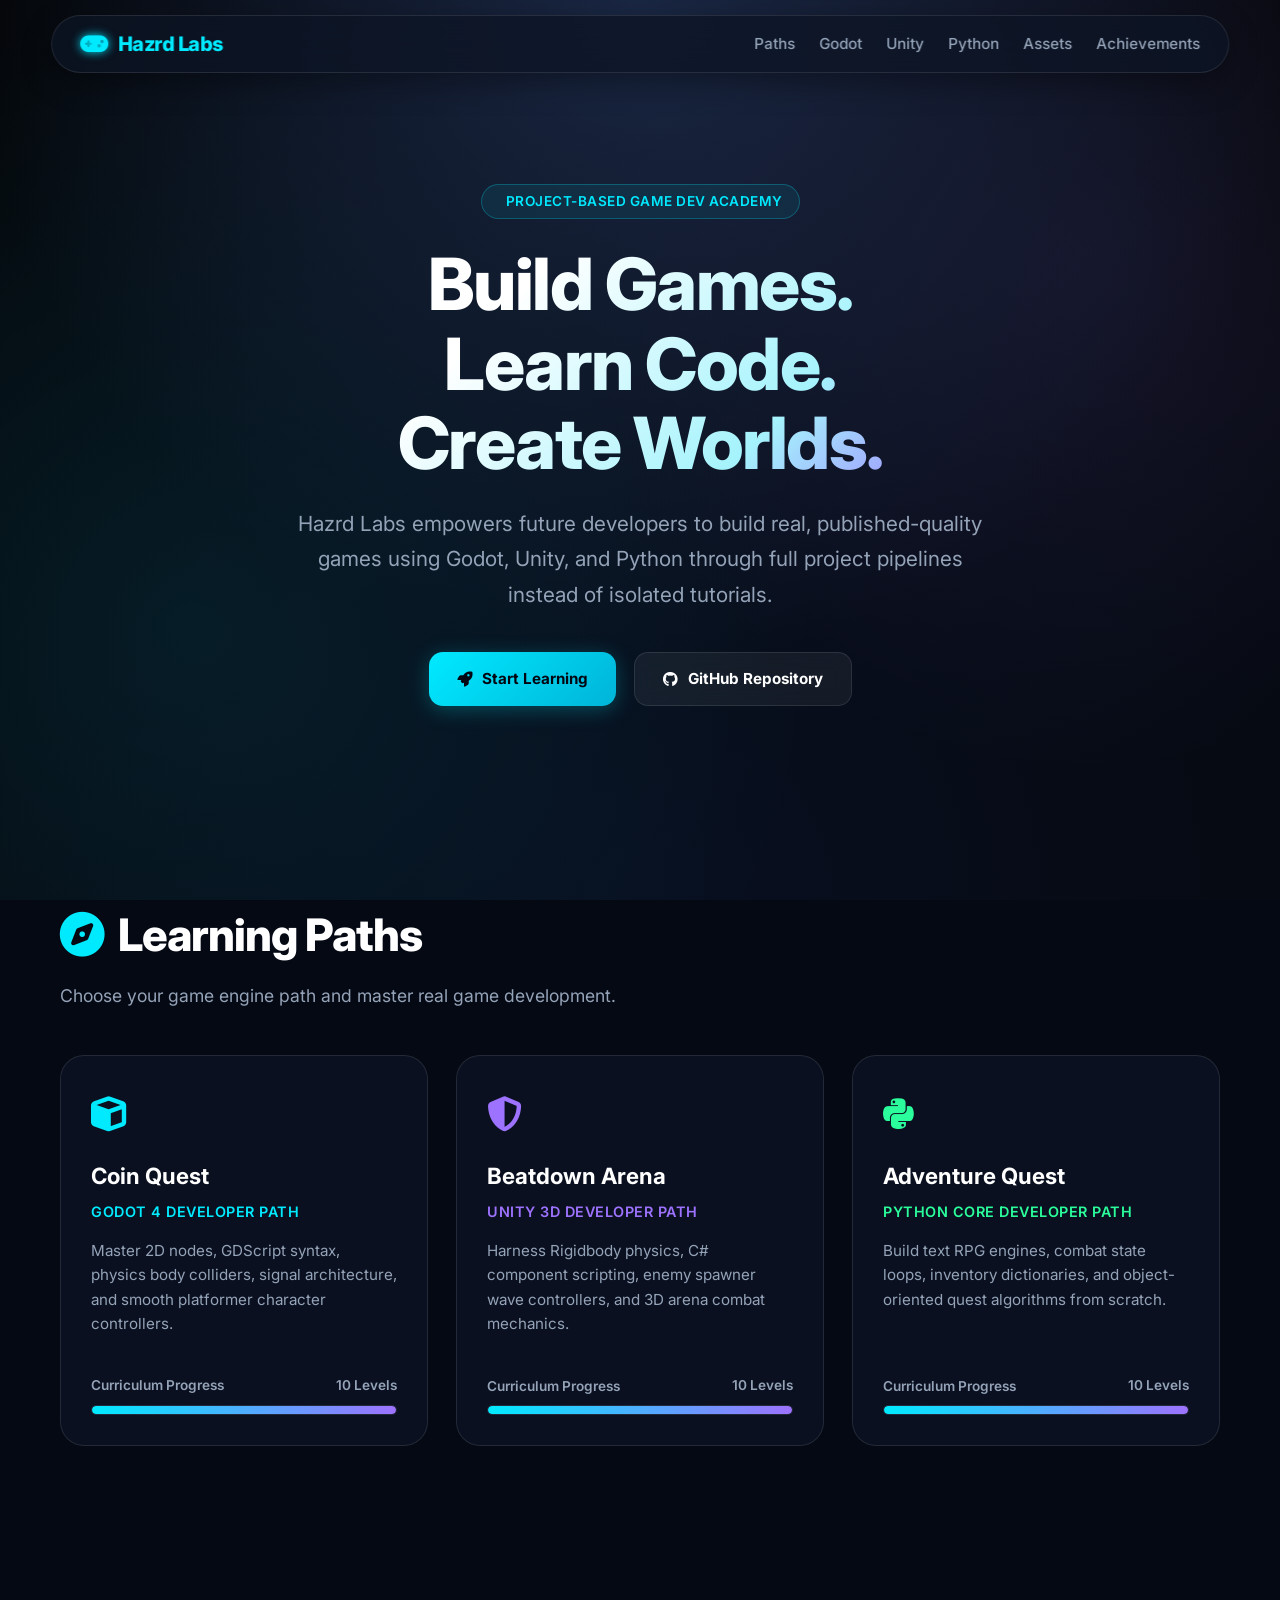
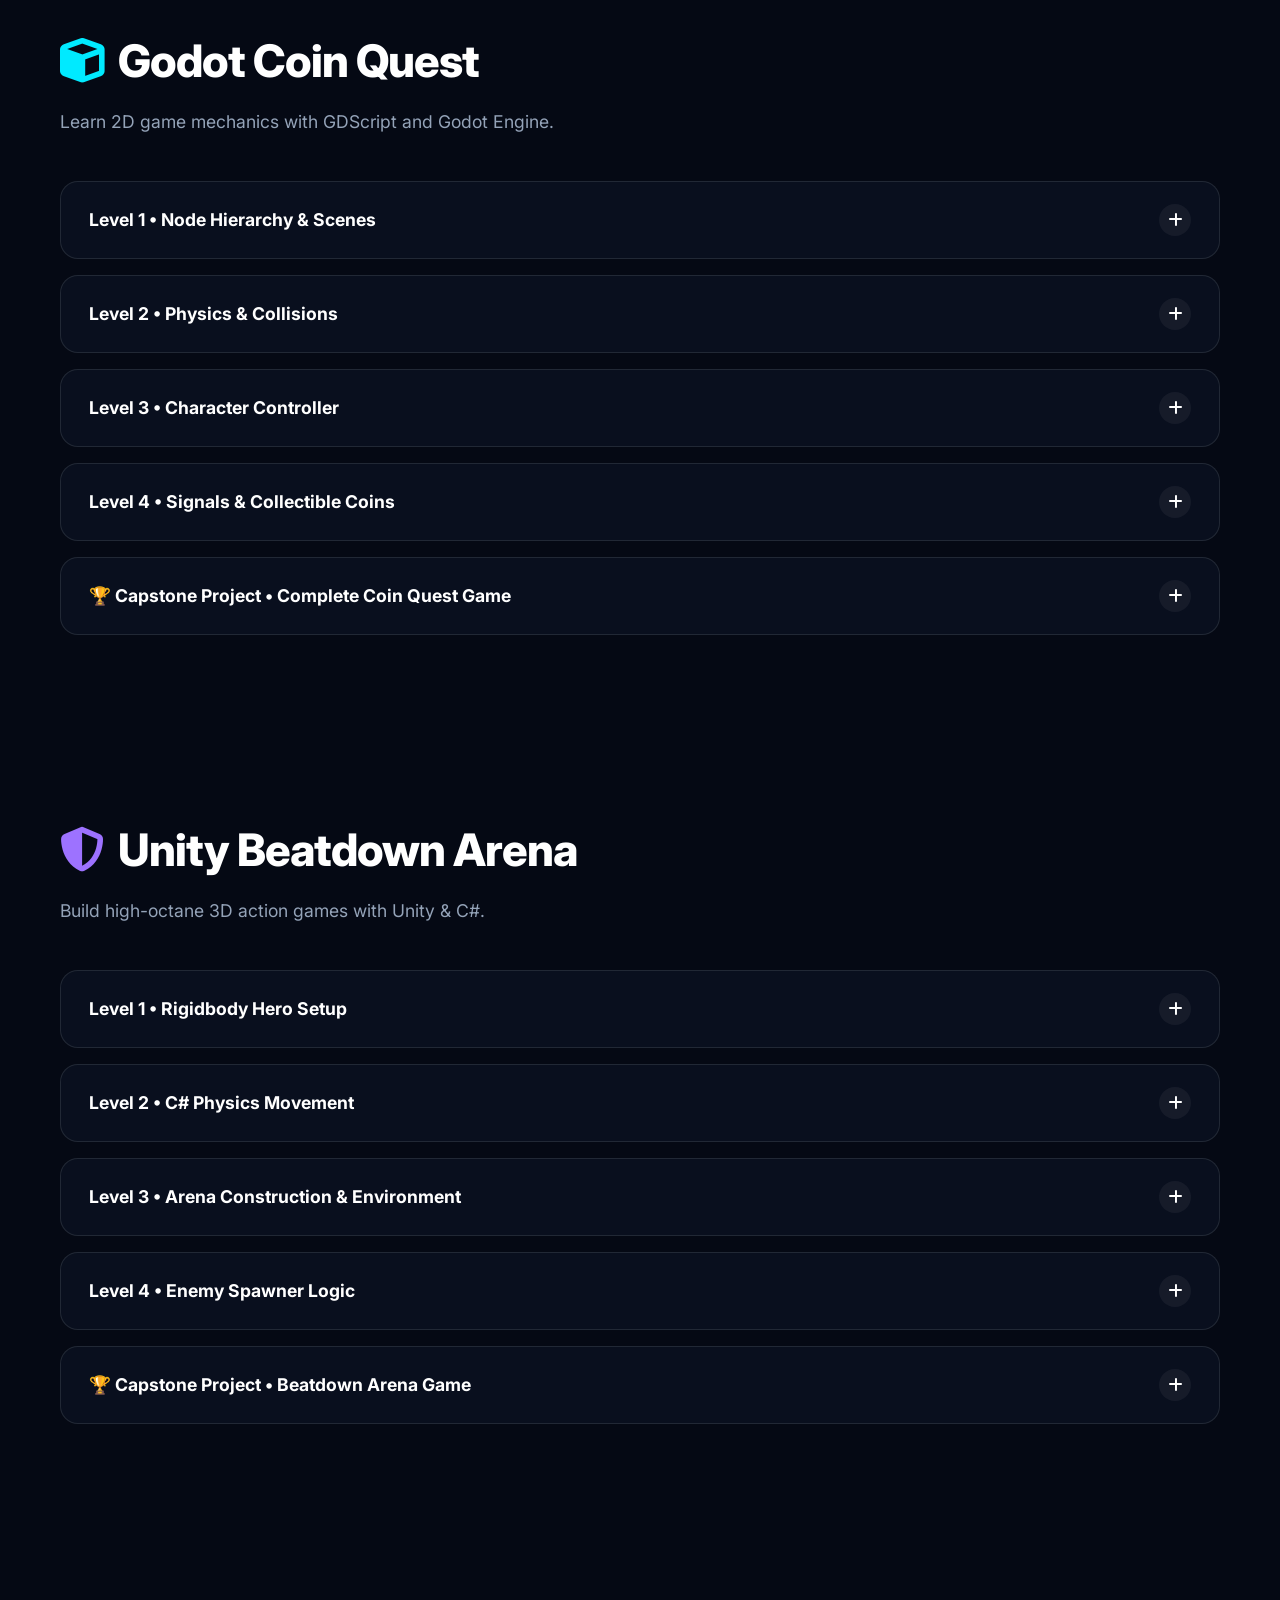
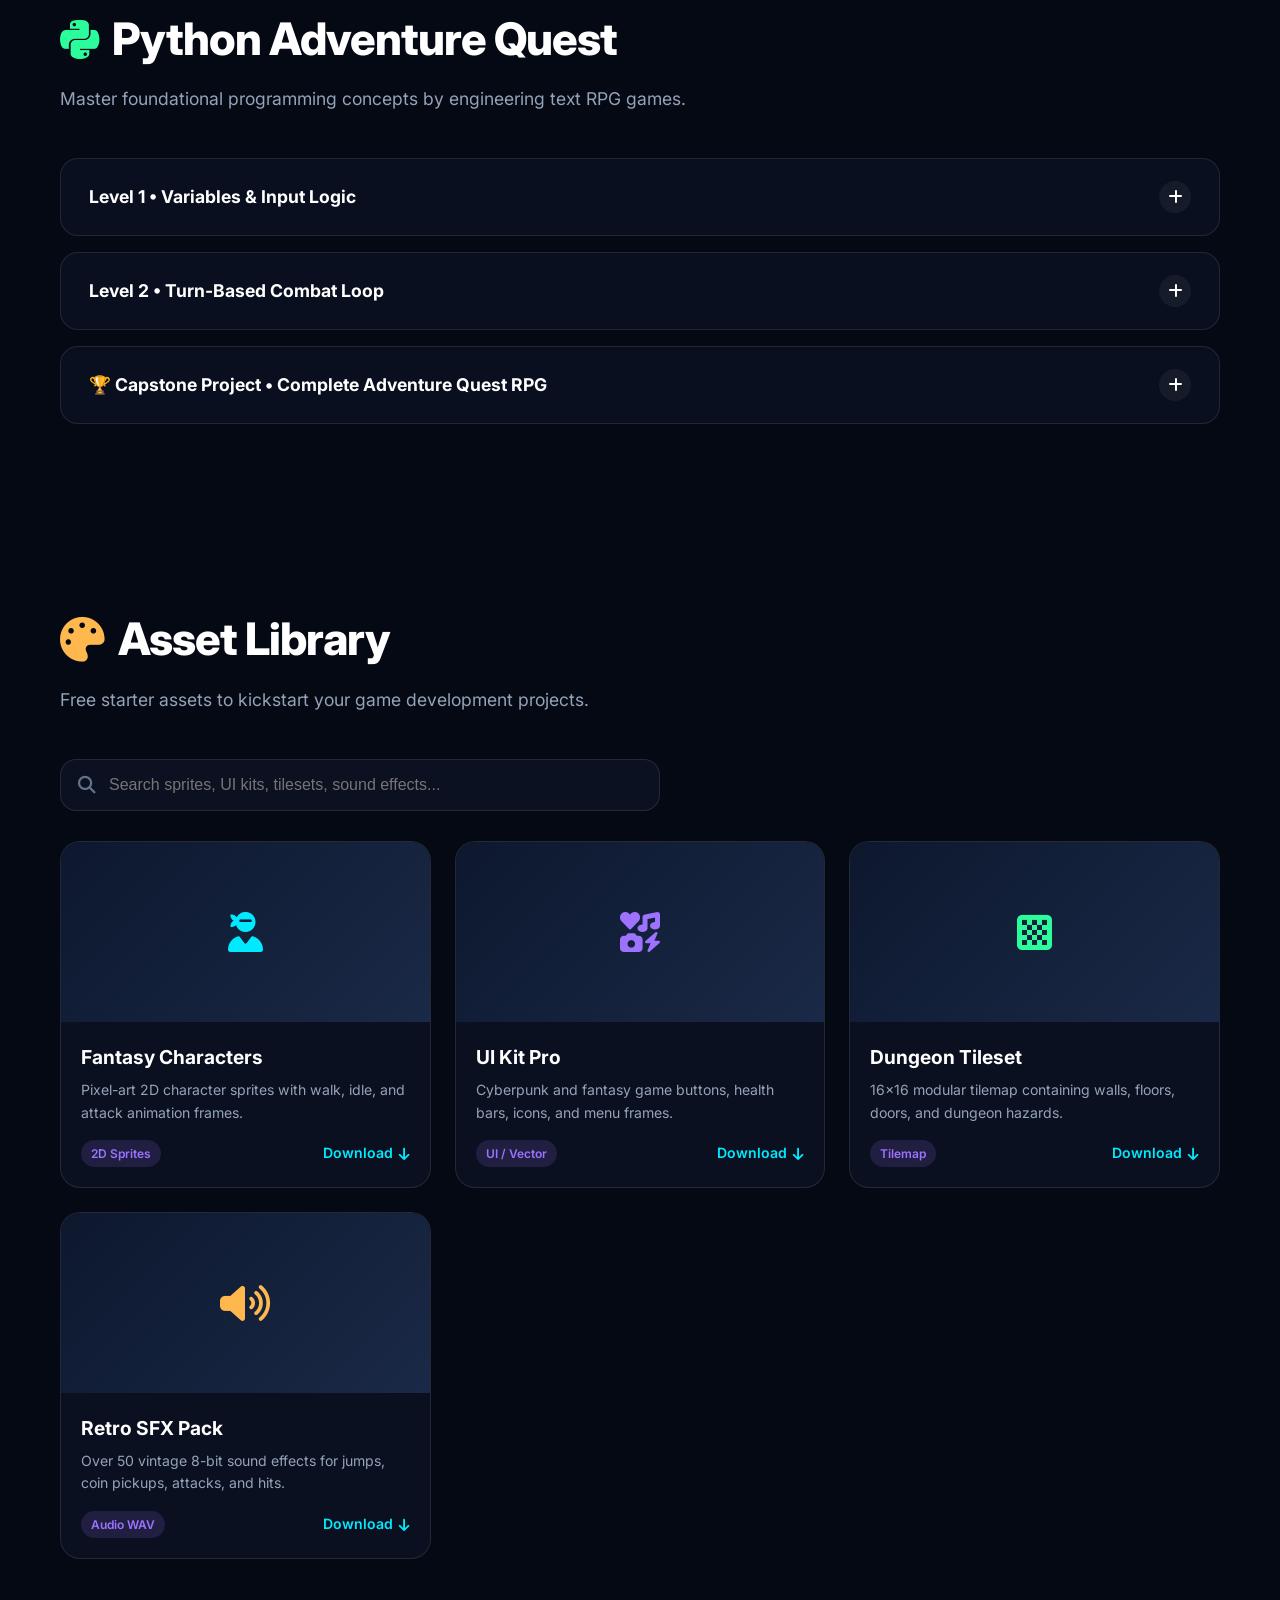
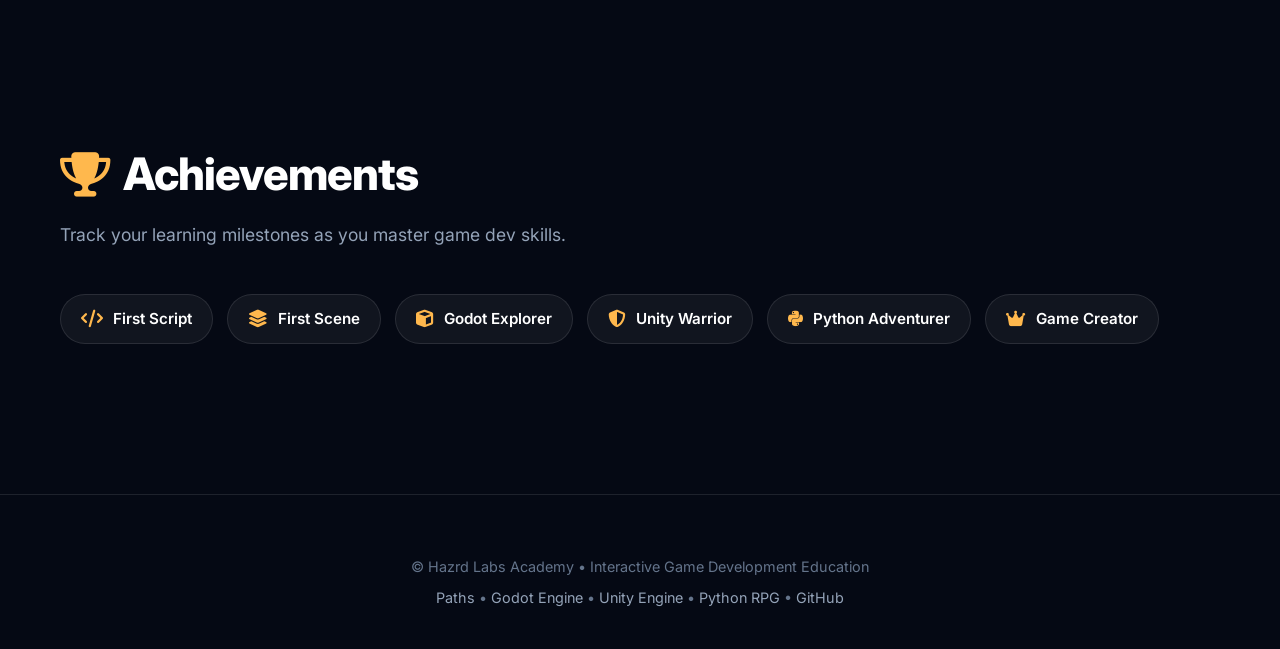
<file: test/index.html>
<!DOCTYPE html>
<html lang="en">

<head>
    <meta charset="UTF-8">
    <meta name="viewport" content="width=device-width, initial-scale=1.0">
    <title>Hazrd Labs Academy • Game Development for Creators</title>
    
    <!-- Google Fonts & Font Awesome Icons -->
    <link rel="preconnect" href="https://fonts.googleapis.com">
    <link rel="preconnect" href="https://fonts.gstatic.com" crossorigin>
    <link href="https://fonts.googleapis.com/css2?family=Fira+Code:wght@400;600&family=Inter:wght@300;400;500;600;700;800&display=swap" rel="stylesheet">
    <link rel="stylesheet" href="https://cdnjs.cloudflare.com/ajax/libs/font-awesome/6.4.0/css/all.min.css">

    <style>
        :root {
            --bg-dark: #050914;
            --bg-card: rgba(13, 20, 37, 0.7);
            --cyan: #00eaff;
            --cyan-glow: rgba(0, 234, 255, 0.25);
            --purple: #9d72ff;
            --purple-glow: rgba(157, 114, 255, 0.25);
            --green: #2bfd9c;
            --orange: #ffb84d;
            --pink: #ff5277;
            
            --glass: rgba(255, 255, 255, 0.04);
            --glass-hover: rgba(255, 255, 255, 0.08);
            --border: rgba(255, 255, 255, 0.1);
            --border-highlight: rgba(0, 234, 255, 0.3);
            
            --text-main: #ffffff;
            --text-sub: #94a3b8;
            --text-muted: #64748b;
        }

        * {
            margin: 0;
            padding: 0;
            box-sizing: border-box;
        }

        html {
            scroll-behavior: smooth;
            scroll-padding-top: 90px;
        }

        body {
            font-family: 'Inter', system-ui, -apple-system, sans-serif;
            color: var(--text-main);
            background-color: var(--bg-dark);
            background-image: 
                radial-gradient(circle at 50% 0%, #1a2744 0%, transparent 60%),
                radial-gradient(circle at 85% 30%, rgba(157, 114, 255, 0.1) 0%, transparent 40%),
                radial-gradient(circle at 15% 70%, rgba(0, 234, 255, 0.08) 0%, transparent 50%),
                radial-gradient(circle at 50% 100%, #080f20 0%, #040608 100%);
            background-attachment: fixed;
            min-height: 100vh;
            line-height: 1.6;
            overflow-x: hidden;
        }

        /* CUSTOM SCROLLBAR */
        ::-webkit-scrollbar {
            width: 8px;
        }
        ::-webkit-scrollbar-track {
            background: #050914;
        }
        ::-webkit-scrollbar-thumb {
            background: #1e293b;
            border-radius: 4px;
        }
        ::-webkit-scrollbar-thumb:hover {
            background: var(--cyan);
        }

        /* NAVIGATION BAR */
        nav {
            position: fixed;
            top: 15px;
            left: 50%;
            transform: translateX(-50%);
            width: min(1200px, 92%);
            padding: 12px 28px;
            display: flex;
            justify-content: space-between;
            align-items: center;
            z-index: 1000;
            border-radius: 999px;
            backdrop-filter: blur(20px);
            -webkit-backdrop-filter: blur(20px);
            background: rgba(13, 20, 37, 0.75);
            border: 1px solid var(--border);
            box-shadow: 0 10px 30px rgba(0, 0, 0, 0.35);
            transition: all 0.3s ease;
        }

        .logo {
            font-size: 1.25rem;
            font-weight: 800;
            color: var(--cyan);
            display: flex;
            align-items: center;
            gap: 10px;
            text-decoration: none;
            letter-spacing: -0.5px;
        }

        .logo i {
            font-size: 1.4rem;
            text-shadow: 0 0 10px var(--cyan);
        }

        .nav-links {
            display: flex;
            gap: 24px;
            list-style: none;
            align-items: center;
        }

        .nav-links a {
            color: var(--text-sub);
            text-decoration: none;
            font-weight: 500;
            font-size: 0.95rem;
            transition: color 0.3s ease, text-shadow 0.3s ease;
        }

        .nav-links a:hover {
            color: var(--cyan);
            text-shadow: 0 0 8px var(--cyan-glow);
        }

        .mobile-toggle {
            display: none;
            background: none;
            border: none;
            color: white;
            font-size: 1.5rem;
            cursor: pointer;
        }

        /* HERO SECTION */
        .hero {
            min-height: 90vh;
            display: flex;
            flex-direction: column;
            align-items: center;
            justify-content: center;
            padding: 140px 20px 60px 20px;
            text-align: center;
            position: relative;
        }

        .badge-pill {
            display: inline-flex;
            align-items: center;
            gap: 8px;
            padding: 6px 16px;
            border-radius: 999px;
            background: rgba(0, 234, 255, 0.08);
            border: 1px solid rgba(0, 234, 255, 0.25);
            color: var(--cyan);
            font-size: 0.85rem;
            font-weight: 600;
            margin-bottom: 25px;
            letter-spacing: 0.5px;
            text-transform: uppercase;
        }

        .hero-content {
            max-width: 900px;
            z-index: 2;
        }

        .hero-content h1 {
            font-size: clamp(2.5rem, 6vw, 4.5rem);
            font-weight: 800;
            line-height: 1.1;
            margin-bottom: 24px;
            letter-spacing: -1.5px;
            background: linear-gradient(135deg, #ffffff 30%, #a5f3fc 70%, var(--purple) 100%);
            -webkit-background-clip: text;
            -webkit-text-fill-color: transparent;
        }

        .hero-content p {
            font-size: clamp(1.05rem, 2vw, 1.3rem);
            color: var(--text-sub);
            line-height: 1.7;
            max-width: 720px;
            margin: 0 auto;
        }

        .buttons {
            margin-top: 40px;
            display: flex;
            justify-content: center;
            gap: 18px;
            flex-wrap: wrap;
        }

        .btn {
            padding: 14px 28px;
            border-radius: 14px;
            text-decoration: none;
            font-weight: 700;
            font-size: 0.95rem;
            display: inline-flex;
            align-items: center;
            gap: 10px;
            transition: transform 0.25s ease, box-shadow 0.25s ease, background 0.25s ease;
            cursor: pointer;
            border: none;
        }

        .btn-primary {
            background: linear-gradient(135deg, var(--cyan), #00b4d8);
            color: #030712;
            box-shadow: 0 4px 20px var(--cyan-glow);
        }

        .btn-primary:hover {
            transform: translateY(-3px);
            box-shadow: 0 8px 30px rgba(0, 234, 255, 0.4);
        }

        .btn-secondary {
            background: rgba(255, 255, 255, 0.06);
            border: 1px solid var(--border);
            color: var(--text-main);
            backdrop-filter: blur(10px);
        }

        .btn-secondary:hover {
            background: rgba(255, 255, 255, 0.12);
            transform: translateY(-3px);
            border-color: rgba(255, 255, 255, 0.25);
        }

        /* SECTION STYLING */
        section {
            padding: 90px 20px;
            max-width: 1200px;
            margin: 0 auto;
        }

        .section-header {
            margin-bottom: 45px;
        }

        .section-title {
            font-size: clamp(2rem, 4vw, 2.8rem);
            font-weight: 800;
            letter-spacing: -1px;
            display: flex;
            align-items: center;
            gap: 14px;
            margin-bottom: 10px;
        }

        .section-sub {
            color: var(--text-sub);
            font-size: 1.1rem;
        }

        /* GRID & CARDS */
        .grid {
            display: grid;
            grid-template-columns: repeat(auto-fit, minmax(320px, 1fr));
            gap: 28px;
        }

        .card {
            background: var(--bg-card);
            border: 1px solid var(--border);
            border-radius: 24px;
            padding: 30px;
            backdrop-filter: blur(15px);
            -webkit-backdrop-filter: blur(15px);
            transition: transform 0.35s ease, border-color 0.35s ease, box-shadow 0.35s ease;
            display: flex;
            flex-direction: column;
            justify-content: space-between;
            position: relative;
            overflow: hidden;
        }

        .card::before {
            content: '';
            position: absolute;
            top: 0;
            left: 0;
            width: 100%;
            height: 3px;
            background: linear-gradient(90deg, transparent, var(--cyan), transparent);
            opacity: 0;
            transition: opacity 0.35s ease;
        }

        .card:hover {
            transform: translateY(-8px);
            border-color: var(--border-highlight);
            box-shadow: 0 15px 35px rgba(0, 0, 0, 0.4), 0 0 25px var(--cyan-glow);
        }

        .card:hover::before {
            opacity: 1;
        }

        .card-header-icon {
            font-size: 2.2rem;
            margin-bottom: 16px;
        }

        .card h3 {
            font-size: 1.4rem;
            font-weight: 700;
            margin-bottom: 6px;
        }

        .card p.path-subtitle {
            color: var(--cyan);
            font-weight: 600;
            font-size: 0.9rem;
            text-transform: uppercase;
            letter-spacing: 0.5px;
            margin-bottom: 16px;
        }

        .card p.card-desc {
            color: var(--text-sub);
            font-size: 0.95rem;
            margin-bottom: 24px;
            flex-grow: 1;
        }

        /* PROGRESS BAR */
        .progress-container {
            margin-top: 15px;
        }

        .progress-label {
            display: flex;
            justify-content: space-between;
            font-size: 0.85rem;
            color: var(--text-sub);
            font-weight: 600;
            margin-bottom: 8px;
        }

        .progress {
            height: 10px;
            background: #151d30;
            border-radius: 999px;
            overflow: hidden;
            border: 1px solid rgba(255, 255, 255, 0.05);
        }

        .progress-fill {
            height: 100%;
            border-radius: 999px;
            background: linear-gradient(90deg, var(--cyan), var(--purple));
            transition: width 1s ease-in-out;
        }

        /* ACCORDION */
        .accordion {
            margin-top: 25px;
            display: flex;
            flex-direction: column;
            gap: 16px;
        }

        .accordion-item {
            border-radius: 18px;
            overflow: hidden;
            background: rgba(13, 20, 37, 0.6);
            border: 1px solid var(--border);
            transition: border-color 0.3s ease;
        }

        .accordion-item:hover {
            border-color: rgba(255, 255, 255, 0.2);
        }

        .accordion-header {
            padding: 22px 28px;
            display: flex;
            justify-content: space-between;
            align-items: center;
            cursor: pointer;
            font-weight: 700;
            font-size: 1.1rem;
            user-select: none;
            transition: background 0.3s ease, color 0.3s ease;
        }

        .accordion-header:hover {
            background: rgba(255, 255, 255, 0.03);
            color: var(--cyan);
        }

        .accordion-header .icon-toggle {
            width: 32px;
            height: 32px;
            border-radius: 50%;
            background: rgba(255, 255, 255, 0.05);
            display: flex;
            align-items: center;
            justify-content: center;
            font-size: 1rem;
            transition: transform 0.3s ease, background 0.3s ease, color 0.3s ease;
        }

        .accordion-item.active .icon-toggle {
            transform: rotate(45deg);
            background: var(--cyan);
            color: #000;
        }

        .accordion-content {
            max-height: 0;
            overflow: hidden;
            transition: max-height 0.4s cubic-bezier(0, 1, 0, 1);
            background: rgba(5, 9, 20, 0.4);
        }

        .accordion-item.active .accordion-content {
            max-height: 1500px;
            transition: max-height 0.5s ease-in-out;
        }

        .lesson {
            padding: 28px;
            border-top: 1px solid var(--border);
            color: var(--text-sub);
            font-size: 0.98rem;
        }

        .lesson p {
            margin-bottom: 12px;
            color: var(--text-main);
        }

        .lesson ul {
            margin-top: 10px;
            padding-left: 22px;
            display: flex;
            flex-direction: column;
            gap: 8px;
        }

        .lesson li::marker {
            color: var(--cyan);
        }

        /* CODE BLOCK WITH COPY */
        .code-container {
            position: relative;
            margin-top: 16px;
        }

        pre {
            background: #090d16;
            padding: 18px 20px;
            border-radius: 14px;
            overflow-x: auto;
            border: 1px solid rgba(255, 255, 255, 0.08);
            font-family: 'Fira Code', monospace;
            font-size: 0.9rem;
            color: #e2e8f0;
            line-height: 1.5;
        }

        .copy-btn {
            position: absolute;
            top: 12px;
            right: 12px;
            background: rgba(255, 255, 255, 0.1);
            border: 1px solid var(--border);
            color: var(--text-sub);
            border-radius: 8px;
            padding: 6px 12px;
            font-size: 0.75rem;
            font-weight: 600;
            cursor: pointer;
            transition: all 0.2s ease;
        }

        .copy-btn:hover {
            background: var(--cyan);
            color: #000;
        }

        /* SEARCH & ASSETS */
        .asset-search-wrapper {
            position: relative;
            margin-bottom: 30px;
            max-width: 600px;
        }

        .search {
            width: 100%;
            padding: 16px 20px 16px 48px;
            border-radius: 16px;
            background: rgba(13, 20, 37, 0.8);
            border: 1px solid var(--border);
            color: white;
            font-size: 1rem;
            outline: none;
            transition: border-color 0.3s ease, box-shadow 0.3s ease;
        }

        .search:focus {
            border-color: var(--cyan);
            box-shadow: 0 0 15px var(--cyan-glow);
        }

        .search-icon {
            position: absolute;
            left: 18px;
            top: 50%;
            transform: translateY(-50%);
            color: var(--text-muted);
            font-size: 1.1rem;
        }

        .gallery {
            display: grid;
            grid-template-columns: repeat(auto-fill, minmax(280px, 1fr));
            gap: 24px;
        }

        .asset-card {
            overflow: hidden;
            padding: 0;
            border-radius: 20px;
        }

        .asset-img-wrapper {
            width: 100%;
            height: 180px;
            overflow: hidden;
            position: relative;
            background: #0d1527;
            display: flex;
            align-items: center;
            justify-content: center;
        }

        .asset-img-placeholder {
            width: 100%;
            height: 100%;
            display: flex;
            flex-direction: column;
            align-items: center;
            justify-content: center;
            background: linear-gradient(135deg, #0d182e, #1a2947);
            color: var(--cyan);
            gap: 10px;
            font-size: 2.5rem;
            transition: transform 0.4s ease;
        }

        .asset-card:hover .asset-img-placeholder {
            transform: scale(1.08);
        }

        .asset-body {
            padding: 20px;
        }

        .asset-body h3 {
            font-size: 1.2rem;
            margin-bottom: 6px;
        }

        .asset-body p {
            color: var(--text-sub);
            font-size: 0.88rem;
            margin-bottom: 16px;
        }

        .asset-footer {
            display: flex;
            justify-content: space-between;
            align-items: center;
        }

        .asset-tag {
            font-size: 0.75rem;
            padding: 4px 10px;
            border-radius: 999px;
            background: rgba(157, 114, 255, 0.15);
            color: var(--purple);
            font-weight: 600;
        }

        .download-btn {
            color: var(--cyan);
            font-size: 0.88rem;
            font-weight: 600;
            text-decoration: none;
            display: flex;
            align-items: center;
            gap: 6px;
            transition: gap 0.2s ease;
        }

        .download-btn:hover {
            gap: 10px;
        }

        /* BADGES & ACHIEVEMENTS */
        .badges {
            display: flex;
            flex-wrap: wrap;
            gap: 14px;
        }

        .badge {
            background: rgba(255, 255, 255, 0.05);
            padding: 12px 20px;
            border-radius: 999px;
            border: 1px solid var(--border);
            display: flex;
            align-items: center;
            gap: 10px;
            font-weight: 600;
            font-size: 0.95rem;
            transition: all 0.3s ease;
            cursor: pointer;
        }

        .badge i {
            color: var(--orange);
            font-size: 1.1rem;
        }

        .badge:hover {
            background: rgba(0, 234, 255, 0.1);
            border-color: var(--cyan);
            transform: translateY(-3px);
            color: var(--cyan);
            box-shadow: 0 5px 15px var(--cyan-glow);
        }

        /* EMPTY STATE FOR SEARCH */
        .empty-search {
            grid-column: 1 / -1;
            text-align: center;
            padding: 60px 20px;
            color: var(--text-muted);
            display: none;
        }

        .empty-search i {
            font-size: 3rem;
            margin-bottom: 15px;
            color: var(--purple);
        }

        /* FOOTER */
        footer {
            padding: 60px 20px 40px;
            text-align: center;
            color: var(--text-muted);
            border-top: 1px solid var(--border);
            margin-top: 60px;
            font-size: 0.9rem;
        }

        footer a {
            color: var(--text-sub);
            text-decoration: none;
        }

        footer a:hover {
            color: var(--cyan);
        }

        /* RESPONSIVE MEDIA QUERIES */
        @media (max-width: 768px) {
            nav {
                border-radius: 20px;
                padding: 14px 20px;
            }

            .nav-links {
                display: none;
                position: absolute;
                top: 70px;
                left: 0;
                width: 100%;
                background: rgba(13, 20, 37, 0.95);
                backdrop-filter: blur(25px);
                border: 1px solid var(--border);
                border-radius: 20px;
                flex-direction: column;
                padding: 20px;
                gap: 16px;
            }

            .nav-links.active {
                display: flex;
            }

            .mobile-toggle {
                display: block;
            }

            .hero {
                padding-top: 120px;
            }

            .hero-content h1 {
                font-size: 2.8rem;
            }

            .section-title {
                font-size: 2rem;
            }

            .accordion-header {
                padding: 18px 20px;
                font-size: 1rem;
            }

            .lesson {
                padding: 20px;
            }
        }
    </style>
</head>

<body>

    <!-- NAVIGATION BAR -->
    <nav>
        <a href="#" class="logo">
            <i class="fa-solid fa-gamepad"></i> Hazrd Labs
        </a>

        <button class="mobile-toggle" id="mobileToggle" aria-label="Toggle Navigation Menu">
            <i class="fa-solid fa-bars"></i>
        </button>

        <ul class="nav-links" id="navLinks">
            <li><a href="#paths">Paths</a></li>
            <li><a href="#godot">Godot</a></li>
            <li><a href="#unity">Unity</a></li>
            <li><a href="#python">Python</a></li>
            <li><a href="#assets">Assets</a></li>
            <li><a href="#achievements">Achievements</a></li>
        </ul>
    </nav>

    <!-- HERO SECTION -->
    <section class="hero">
        <div class="badge-pill">
            <i class="fa-solid fa-sparkles"></i> Project-Based Game Dev Academy
        </div>

        <div class="hero-content">
            <h1>Build Games.<br>Learn Code.<br>Create Worlds.</h1>
            <p>
                Hazrd Labs empowers future developers to build real, published-quality games using Godot, Unity, and Python through full project pipelines instead of isolated tutorials.
            </p>

            <div class="buttons">
                <a class="btn btn-primary" href="#paths">
                    <i class="fa-solid fa-rocket"></i> Start Learning
                </a>
                <a class="btn btn-secondary" href="https://github.com/drhazrd" target="_blank" rel="noopener noreferrer">
                    <i class="fa-brands fa-github"></i> GitHub Repository
                </a>
            </div>
        </div>
    </section>

    <!-- LEARNING PATHS OVERVIEW -->
    <section id="paths">
        <div class="section-header">
            <h2 class="section-title">
                <i class="fa-solid fa-compass" style="color: var(--cyan);"></i> Learning Paths
            </h2>
            <p class="section-sub">Choose your game engine path and master real game development.</p>
        </div>

        <div class="grid">
            <!-- Godot Card -->
            <div class="card">
                <div>
                    <div class="card-header-icon" style="color: var(--cyan);">
                        <i class="fa-solid fa-cube"></i>
                    </div>
                    <h3>Coin Quest</h3>
                    <p class="path-subtitle">Godot 4 Developer Path</p>
                    <p class="card-desc">Master 2D nodes, GDScript syntax, physics body colliders, signal architecture, and smooth platformer character controllers.</p>
                </div>
                <div>
                    <div class="progress-container">
                        <div class="progress-label">
                            <span>Curriculum Progress</span>
                            <span>10 Levels</span>
                        </div>
                        <div class="progress">
                            <div class="progress-fill" style="width: 100%;"></div>
                        </div>
                    </div>
                </div>
            </div>

            <!-- Unity Card -->
            <div class="card">
                <div>
                    <div class="card-header-icon" style="color: var(--purple);">
                        <i class="fa-solid fa-shield-halved"></i>
                    </div>
                    <h3>Beatdown Arena</h3>
                    <p class="path-subtitle" style="color: var(--purple);">Unity 3D Developer Path</p>
                    <p class="card-desc">Harness Rigidbody physics, C# component scripting, enemy spawner wave controllers, and 3D arena combat mechanics.</p>
                </div>
                <div>
                    <div class="progress-container">
                        <div class="progress-label">
                            <span>Curriculum Progress</span>
                            <span>10 Levels</span>
                        </div>
                        <div class="progress">
                            <div class="progress-fill" style="width: 100%;"></div>
                        </div>
                    </div>
                </div>
            </div>

            <!-- Python Card -->
            <div class="card">
                <div>
                    <div class="card-header-icon" style="color: var(--green);">
                        <i class="fa-brands fa-python"></i>
                    </div>
                    <h3>Adventure Quest</h3>
                    <p class="path-subtitle" style="color: var(--green);">Python Core Developer Path</p>
                    <p class="card-desc">Build text RPG engines, combat state loops, inventory dictionaries, and object-oriented quest algorithms from scratch.</p>
                </div>
                <div>
                    <div class="progress-container">
                        <div class="progress-label">
                            <span>Curriculum Progress</span>
                            <span>10 Levels</span>
                        </div>
                        <div class="progress">
                            <div class="progress-fill" style="width: 100%;"></div>
                        </div>
                    </div>
                </div>
            </div>
        </div>
    </section>

    <!-- GODOT PATH -->
    <section id="godot">
        <div class="section-header">
            <h2 class="section-title">
                <i class="fa-solid fa-cube" style="color: var(--cyan);"></i> Godot Coin Quest
            </h2>
            <p class="section-sub">Learn 2D game mechanics with GDScript and Godot Engine.</p>
        </div>

        <div class="accordion">
            <div class="accordion-item">
                <div class="accordion-header">
                    <span>Level 1 • Node Hierarchy & Scenes</span>
                    <span class="icon-toggle"><i class="fa-solid fa-plus"></i></span>
                </div>
                <div class="accordion-content">
                    <div class="lesson">
                        <p>Learn how Godot structures games using node trees and reusable scene instances.</p>
                        <ul>
                            <li>Create a <code>Node2D</code> root container scene.</li>
                            <li>Attach a <code>Sprite2D</code> child node for character visuals.</li>
                            <li>Assign texture assets to visual nodes in the Inspector.</li>
                            <li>Save and organize <code>player.tscn</code> in your project files.</li>
                        </ul>
                    </div>
                </div>
            </div>

            <div class="accordion-item">
                <div class="accordion-header">
                    <span>Level 2 • Physics & Collisions</span>
                    <span class="icon-toggle"><i class="fa-solid fa-plus"></i></span>
                </div>
                <div class="accordion-content">
                    <div class="lesson">
                        <p>Configure dynamic physical interactions between entities and environment boundaries.</p>
                        <ul>
                            <li>Configure <code>CharacterBody2D</code> for user-controlled entities.</li>
                            <li>Add <code>CollisionShape2D</code> nodes with rectangular or capsule shapes.</li>
                            <li>Construct dynamic terrain using <code>StaticBody2D</code> for solid floors and walls.</li>
                        </ul>
                    </div>
                </div>
            </div>

            <div class="accordion-item">
                <div class="accordion-header">
                    <span>Level 3 • Character Controller</span>
                    <span class="icon-toggle"><i class="fa-solid fa-plus"></i></span>
                </div>
                <div class="accordion-content">
                    <div class="lesson">
                        <p>Write standard GDScript velocity logic for responsive movement.</p>
                        <div class="code-container">
                            <button class="copy-btn" onclick="copyCode(this)">Copy Script</button>
<pre><code>extends CharacterBody2D

@export var speed: float = 200.0
@export var jump_velocity: float = -400.0

var gravity = ProjectSettings.get_setting("physics/2d/default_gravity")

func _physics_process(delta):
    # Add gravity when in air
    if not is_on_floor():
        velocity.y += gravity * delta

    # Handle Jump input
    if Input.is_action_just_pressed("ui_accept") and is_on_floor():
        velocity.y = jump_velocity

    # Get horizontal direction
    var direction = Input.get_axis("ui_left", "ui_right")
    if direction:
        velocity.x = direction * speed
    else:
        velocity.x = move_toward(velocity.x, 0, speed)

    move_and_slide()</code></pre>
                        </div>
                    </div>
                </div>
            </div>

            <div class="accordion-item">
                <div class="accordion-header">
                    <span>Level 4 • Signals & Collectible Coins</span>
                    <span class="icon-toggle"><i class="fa-solid fa-plus"></i></span>
                </div>
                <div class="accordion-content">
                    <div class="lesson">
                        <p>Implement event-driven communication using Area2D signals to detect player overlap.</p>
                        <ul>
                            <li>Create an <code>Area2D</code> collectible item node with an animated icon.</li>
                            <li>Connect the <code>body_entered</code> signal to the main Game Manager script.</li>
                            <li>Increment coin count variable and trigger audio/visual effects on pickup.</li>
                        </ul>
                    </div>
                </div>
            </div>

            <div class="accordion-item">
                <div class="accordion-header">
                    <span>🏆 Capstone Project • Complete Coin Quest Game</span>
                    <span class="icon-toggle"><i class="fa-solid fa-plus"></i></span>
                </div>
                <div class="accordion-content">
                    <div class="lesson">
                        <p>Combine all fundamental concepts to assemble a polished platformer demo.</p>
                        <ul>
                            <li>Responsive platformer movement & mechanics</li>
                            <li>Animated collectible items & level objective key</li>
                            <li>Hazards, enemy patrol loops, & respawn checkpoints</li>
                            <li>HUD user interface with live coin counter & lives meter</li>
                            <li>Sound effects & dynamic background music player</li>
                        </ul>
                    </div>
                </div>
            </div>
        </div>
    </section>

    <!-- UNITY PATH -->
    <section id="unity">
        <div class="section-header">
            <h2 class="section-title">
                <i class="fa-solid fa-shield-halved" style="color: var(--purple);"></i> Unity Beatdown Arena
            </h2>
            <p class="section-sub">Build high-octane 3D action games with Unity & C#.</p>
        </div>

        <div class="accordion">
            <div class="accordion-item">
                <div class="accordion-header">
                    <span>Level 1 • Rigidbody Hero Setup</span>
                    <span class="icon-toggle"><i class="fa-solid fa-plus"></i></span>
                </div>
                <div class="accordion-content">
                    <div class="lesson">
                        <p>Initialize a 3D player GameObject with proper component dependencies.</p>
                        <ul>
                            <li>Create a 3D Sphere primitive named Player Hero.</li>
                            <li>Attach a <code>Rigidbody</code> component and set mass values.</li>
                            <li>Configure 3D colliders and freeze unwanted rotation axes.</li>
                            <li>Construct a ground plane arena floor with custom materials.</li>
                        </ul>
                    </div>
                </div>
            </div>

            <div class="accordion-item">
                <div class="accordion-header">
                    <span>Level 2 • C# Physics Movement</span>
                    <span class="icon-toggle"><i class="fa-solid fa-plus"></i></span>
                </div>
                <div class="accordion-content">
                    <div class="lesson">
                        <p>Apply physics forces based on player input axes.</p>
                        <div class="code-container">
                            <button class="copy-btn" onclick="copyCode(this)">Copy Script</button>
<pre><code>using UnityEngine;

public class PlayerMovement : MonoBehaviour 
{
    public float speed = 15.0f;
    private Rigidbody rb;

    void Start() 
    {
        rb = GetComponent&lt;Rigidbody&gt;();
    }

    void FixedUpdate() 
    {
        float moveHorizontal = Input.GetAxis("Horizontal");
        float moveVertical = Input.GetAxis("Vertical");

        Vector3 movement = new Vector3(moveHorizontal, 0.0f, moveVertical);
        rb.AddForce(movement * speed);
    }
}</code></pre>
                        </div>
                    </div>
                </div>
            </div>

            <div class="accordion-item">
                <div class="accordion-header">
                    <span>Level 3 • Arena Construction & Environment</span>
                    <span class="icon-toggle"><i class="fa-solid fa-plus"></i></span>
                </div>
                <div class="accordion-content">
                    <div class="lesson">
                        <p>Build dynamic arena boundaries, obstacles, and trigger zones.</p>
                        <ul>
                            <li>Layout wall barriers with box colliders to bound movement.</li>
                            <li>Apply metallic emission materials for sci-fi arena aesthetics.</li>
                            <li>Setup camera follow scripts targeting the hero character.</li>
                        </ul>
                    </div>
                </div>
            </div>

            <div class="accordion-item">
                <div class="accordion-header">
                    <span>Level 4 • Enemy Spawner Logic</span>
                    <span class="icon-toggle"><i class="fa-solid fa-plus"></i></span>
                </div>
                <div class="accordion-content">
                    <div class="lesson">
                        <p>Instantiate waves of dynamic enemy prefabs at designated spawn locations.</p>
                        <ul>
                            <li>Design scalable Enemy Prefabs with automated target-chasing AI.</li>
                            <li>Write dynamic wave spawner routines using <code>Instantiate()</code>.</li>
                            <li>Implement timer delays between wave iterations.</li>
                        </ul>
                    </div>
                </div>
            </div>

            <div class="accordion-item">
                <div class="accordion-header">
                    <span>🏆 Capstone Project • Beatdown Arena Game</span>
                    <span class="icon-toggle"><i class="fa-solid fa-plus"></i></span>
                </div>
                <div class="accordion-content">
                    <div class="lesson">
                        <p>Deploy a full 3D combat game with enemy waves and game state control.</p>
                        <ul>
                            <li>Smooth knockback melee combat physics</li>
                            <li>Health bar components & player damage reaction</li>
                            <li>Dynamic boss fight stage during final enemy wave</li>
                            <li>Start, Pause, Game Over, and Restart UI screens</li>
                        </ul>
                    </div>
                </div>
            </div>
        </div>
    </section>

    <!-- PYTHON PATH -->
    <section id="python">
        <div class="section-header">
            <h2 class="section-title">
                <i class="fa-brands fa-python" style="color: var(--green);"></i> Python Adventure Quest
            </h2>
            <p class="section-sub">Master foundational programming concepts by engineering text RPG games.</p>
        </div>

        <div class="accordion">
            <div class="accordion-item">
                <div class="accordion-header">
                    <span>Level 1 • Variables & Input Logic</span>
                    <span class="icon-toggle"><i class="fa-solid fa-plus"></i></span>
                </div>
                <div class="accordion-content">
                    <div class="lesson">
                        <p>Interact with players using standard console input and string formatting.</p>
                        <div class="code-container">
                            <button class="copy-btn" onclick="copyCode(this)">Copy Script</button>
<pre><code># Adventure Quest - Hero Setup
print("=== WELCOME TO ADVENTURE QUEST ===")
hero_name = input("What is your hero's name? ")
player_class = input("Choose Class (Warrior / Mage / Rogue): ")

hp = 100
gold = 50

print(f"\nWelcome, {hero_name} the {player_class}!")
print(f"Starting Stats -> HP: {hp} | Gold: {gold}")</code></pre>
                        </div>
                    </div>
                </div>
            </div>

            <div class="accordion-item">
                <div class="accordion-header">
                    <span>Level 2 • Turn-Based Combat Loop</span>
                    <span class="icon-toggle"><i class="fa-solid fa-plus"></i></span>
                </div>
                <div class="accordion-content">
                    <div class="lesson">
                        <p>Construct dynamic turn-based encounter mechanics using <code>while</code> loops.</p>
                        <ul>
                            <li>Randomized damage calculations using Python's <code>random</code> module.</li>
                            <li>Conditional branching (<code>if/elif/else</code>) for Attack, Defend, or Flee.</li>
                            <li>Loot reward calculations upon defeating enemies.</li>
                        </ul>
                    </div>
                </div>
            </div>

            <div class="accordion-item">
                <div class="accordion-header">
                    <span>🏆 Capstone Project • Complete Adventure Quest RPG</span>
                    <span class="icon-toggle"><i class="fa-solid fa-plus"></i></span>
                </div>
                <div class="accordion-content">
                    <div class="lesson">
                        <p>Architect an extensible object-oriented text-based dungeon crawler.</p>
                        <ul>
                            <li>Full player inventory management dictionary</li>
                            <li>Branching story decisions with persistent quest flags</li>
                            <li>Boss encounter battle with multi-phase mechanics</li>
                            <li>Game save/load file system with JSON formatting</li>
                        </ul>
                    </div>
                </div>
            </div>
        </div>
    </section>

    <!-- ASSET LIBRARY -->
    <section id="assets">
        <div class="section-header">
            <h2 class="section-title">
                <i class="fa-solid fa-palette" style="color: var(--orange);"></i> Asset Library
            </h2>
            <p class="section-sub">Free starter assets to kickstart your game development projects.</p>
        </div>

        <div class="asset-search-wrapper">
            <i class="fa-solid fa-magnifying-glass search-icon"></i>
            <input class="search" id="assetSearch" type="text" placeholder="Search sprites, UI kits, tilesets, sound effects...">
        </div>

        <div class="gallery" id="assetGallery">
            <!-- Asset 1 -->
            <div class="card asset-card" data-title="Fantasy Characters" data-tags="2d character sprite hero warrior">
                <div class="asset-img-wrapper">
                    <div class="asset-img-placeholder" style="color: var(--cyan);">
                        <i class="fa-solid fa-user-ninja"></i>
                    </div>
                </div>
                <div class="asset-body">
                    <h3>Fantasy Characters</h3>
                    <p>Pixel-art 2D character sprites with walk, idle, and attack animation frames.</p>
                    <div class="asset-footer">
                        <span class="asset-tag">2D Sprites</span>
                        <a href="#" class="download-btn" onclick="event.preventDefault(); alert('Asset download started!');">
                            Download <i class="fa-solid fa-arrow-down"></i>
                        </a>
                    </div>
                </div>
            </div>

            <!-- Asset 2 -->
            <div class="card asset-card" data-title="UI Kit Pro" data-tags="ui kit menu buttons icons vector">
                <div class="asset-img-wrapper">
                    <div class="asset-img-placeholder" style="color: var(--purple);">
                        <i class="fa-solid fa-icons"></i>
                    </div>
                </div>
                <div class="asset-body">
                    <h3>UI Kit Pro</h3>
                    <p>Cyberpunk and fantasy game buttons, health bars, icons, and menu frames.</p>
                    <div class="asset-footer">
                        <span class="asset-tag">UI / Vector</span>
                        <a href="#" class="download-btn" onclick="event.preventDefault(); alert('Asset download started!');">
                            Download <i class="fa-solid fa-arrow-down"></i>
                        </a>
                    </div>
                </div>
            </div>

            <!-- Asset 3 -->
            <div class="card asset-card" data-title="Dungeon Tileset" data-tags="dungeon tiles tilemap environment 2d">
                <div class="asset-img-wrapper">
                    <div class="asset-img-placeholder" style="color: var(--green);">
                        <i class="fa-solid fa-chess-board"></i>
                    </div>
                </div>
                <div class="asset-body">
                    <h3>Dungeon Tileset</h3>
                    <p>16x16 modular tilemap containing walls, floors, doors, and dungeon hazards.</p>
                    <div class="asset-footer">
                        <span class="asset-tag">Tilemap</span>
                        <a href="#" class="download-btn" onclick="event.preventDefault(); alert('Asset download started!');">
                            Download <i class="fa-solid fa-arrow-down"></i>
                        </a>
                    </div>
                </div>
            </div>

            <!-- Asset 4 -->
            <div class="card asset-card" data-title="Retro SFX Pack" data-tags="audio sfx sound effects 8-bit retro music">
                <div class="asset-img-wrapper">
                    <div class="asset-img-placeholder" style="color: var(--orange);">
                        <i class="fa-solid fa-volume-high"></i>
                    </div>
                </div>
                <div class="asset-body">
                    <h3>Retro SFX Pack</h3>
                    <p>Over 50 vintage 8-bit sound effects for jumps, coin pickups, attacks, and hits.</p>
                    <div class="asset-footer">
                        <span class="asset-tag">Audio WAV</span>
                        <a href="#" class="download-btn" onclick="event.preventDefault(); alert('Asset download started!');">
                            Download <i class="fa-solid fa-arrow-down"></i>
                        </a>
                    </div>
                </div>
            </div>
        </div>

        <div class="empty-search" id="emptySearch">
            <i class="fa-solid fa-ghost"></i>
            <h3>No matching assets found</h3>
            <p>Try searching for terms like "sprites", "UI", "tileset", or "audio".</p>
        </div>
    </section>

    <!-- ACHIEVEMENTS -->
    <section id="achievements">
        <div class="section-header">
            <h2 class="section-title">
                <i class="fa-solid fa-trophy" style="color: var(--orange);"></i> Achievements
            </h2>
            <p class="section-sub">Track your learning milestones as you master game dev skills.</p>
        </div>

        <div class="badges">
            <div class="badge" onclick="toggleBadge(this)">
                <i class="fa-solid fa-code"></i> First Script
            </div>
            <div class="badge" onclick="toggleBadge(this)">
                <i class="fa-solid fa-layer-group"></i> First Scene
            </div>
            <div class="badge" onclick="toggleBadge(this)">
                <i class="fa-solid fa-cube"></i> Godot Explorer
            </div>
            <div class="badge" onclick="toggleBadge(this)">
                <i class="fa-solid fa-shield-halved"></i> Unity Warrior
            </div>
            <div class="badge" onclick="toggleBadge(this)">
                <i class="fa-brands fa-python"></i> Python Adventurer
            </div>
            <div class="badge" onclick="toggleBadge(this)">
                <i class="fa-solid fa-crown"></i> Game Creator
            </div>
        </div>
    </section>

    <!-- FOOTER -->
    <footer>
        <p>© Hazrd Labs Academy • Interactive Game Development Education</p>
        <p style="margin-top: 8px;">
            <a href="#paths">Paths</a> • 
            <a href="#godot">Godot Engine</a> • 
            <a href="#unity">Unity Engine</a> • 
            <a href="#python">Python RPG</a> • 
            <a href="https://github.com/drhazrd" target="_blank" rel="noopener">GitHub</a>
        </p>
    </footer>

    <!-- INTERACTIVE SCRIPTS -->
    <script>
        // 1. MOBILE MENU TOGGLE
        const mobileToggle = document.getElementById('mobileToggle');
        const navLinks = document.getElementById('navLinks');

        mobileToggle.addEventListener('click', () => {
            navLinks.classList.toggle('active');
            const icon = mobileToggle.querySelector('i');
            if (navLinks.classList.contains('active')) {
                icon.className = 'fa-solid fa-xmark';
            } else {
                icon.className = 'fa-solid fa-bars';
            }
        });

        // Close mobile nav when clicking a link
        document.querySelectorAll('.nav-links a').forEach(link => {
            link.addEventListener('click', () => {
                navLinks.classList.remove('active');
                mobileToggle.querySelector('i').className = 'fa-solid fa-bars';
            });
        });

        // 2. ACCORDION EXPAND/COLLAPSE LOGIC
        document.querySelectorAll('.accordion-header').forEach(header => {
            header.addEventListener('click', () => {
                const item = header.parentElement;
                const isActive = item.classList.contains('active');

                // Toggle active class on current accordion item
                item.classList.toggle('active');

                // Update icon style
                const icon = header.querySelector('.icon-toggle i');
                if (icon) {
                    if (!isActive) {
                        icon.className = 'fa-solid fa-minus';
                    } else {
                        icon.className = 'fa-solid fa-plus';
                    }
                }
            });
        });

        // 3. REAL-TIME ASSET SEARCH FILTER
        const searchInput = document.getElementById('assetSearch');
        const assetCards = document.querySelectorAll('.asset-card');
        const emptySearch = document.getElementById('emptySearch');

        searchInput.addEventListener('input', (e) => {
            const query = e.target.value.toLowerCase().trim();
            let matches = 0;

            assetCards.forEach(card => {
                const title = card.getAttribute('data-title').toLowerCase();
                const tags = card.getAttribute('data-tags').toLowerCase();
                const desc = card.querySelector('.asset-body p').textContent.toLowerCase();

                if (title.includes(query) || tags.includes(query) || desc.includes(query)) {
                    card.style.display = 'flex';
                    matches++;
                } else {
                    card.style.display = 'none';
                }
            });

            if (matches === 0) {
                emptySearch.style.display = 'block';
            } else {
                emptySearch.style.display = 'none';
            }
        });

        // 4. COPY CODE TO CLIPBOARD FUNCTION
        function copyCode(button) {
            const container = button.parentElement;
            const codeBlock = container.querySelector('code') || container.querySelector('pre');
            const textToCopy = codeBlock.innerText;

            // Fallback execCommand for cross-browser / iframe support
            const tempTextArea = document.createElement('textarea');
            tempTextArea.value = textToCopy;
            document.body.appendChild(tempTextArea);
            tempTextArea.select();
            
            try {
                document.execCommand('copy');
                const originalText = button.innerText;
                button.innerText = 'Copied! ✓';
                button.style.background = 'var(--green)';
                button.style.color = '#000';

                setTimeout(() => {
                    button.innerText = originalText;
                    button.style.background = '';
                    button.style.color = '';
                }, 2000);
            } catch (err) {
                console.error('Failed to copy code: ', err);
            }

            document.body.removeChild(tempTextArea);
        }

        // 5. BADGE INTERACTION
        function toggleBadge(badgeElement) {
            badgeElement.style.borderColor = 'var(--green)';
            badgeElement.style.color = 'var(--green)';
            const icon = badgeElement.querySelector('i');
            if (icon) icon.className = 'fa-solid fa-circle-check';
        }
    </script>
</body>
</html>
</file>
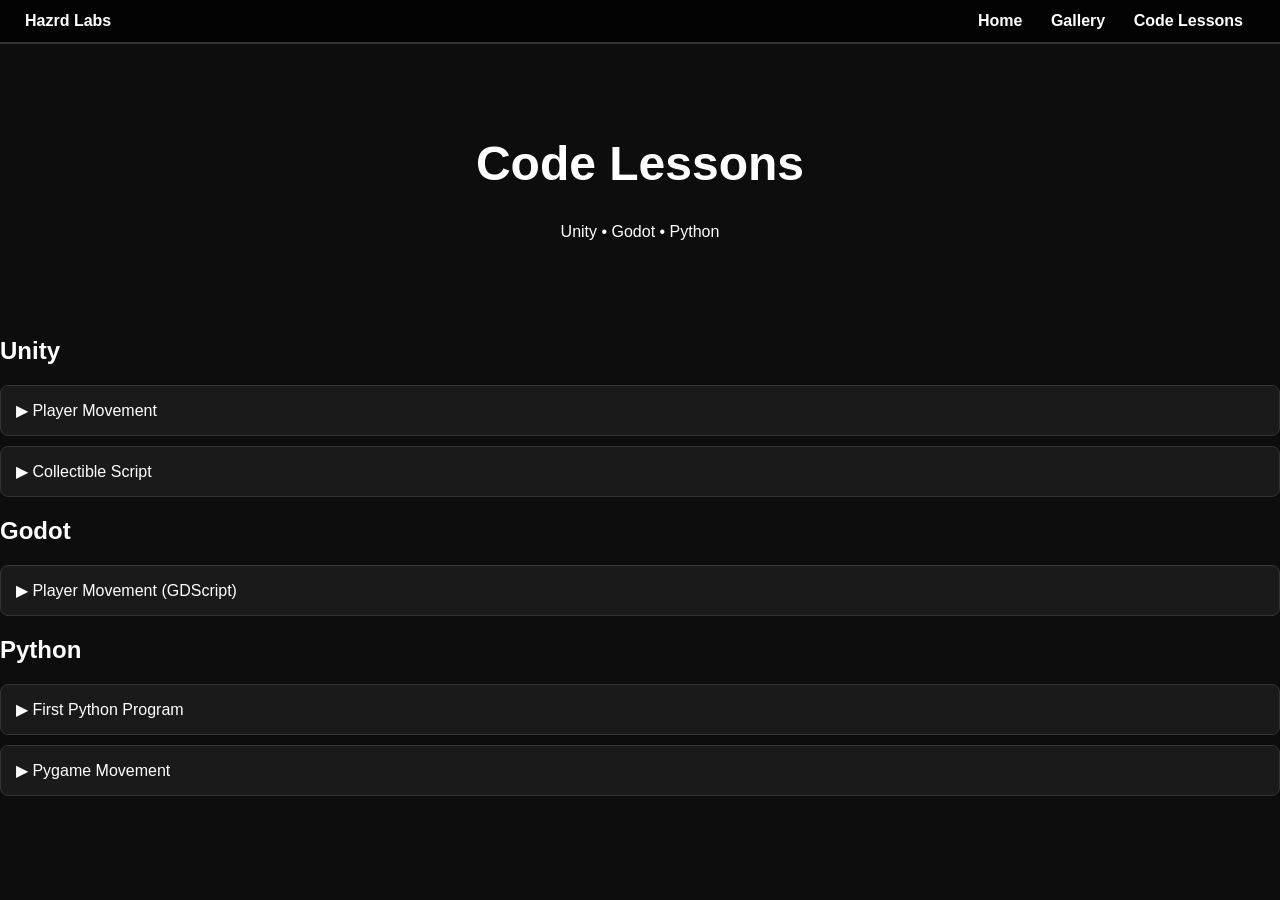
<file: code.html>
<!DOCTYPE html>
<html lang="en">
<head>
<meta charset="UTF-8">
<meta name="viewport" content="width=device-width, initial-scale=1.0">
<title>Hazrd Labs Code Lessons</title>

<style>
body {
    margin: 0;
    font-family: Arial, sans-serif;
    background: #0d0d0d;
    color: #fff;
    scroll-behavior: smooth;
}

/* NAV */
nav {
    position: sticky;
    top: 0;
    background: rgba(0,0,0,0.7);
    backdrop-filter: blur(10px);
    padding: 12px 25px;
    display: flex;
    justify-content: space-between;
    border-bottom: 2px solid #333;
}

nav a {
    color: #fff;
    margin: 0 12px;
    text-decoration: none;
    font-weight: bold;
}

nav a:hover {
    color: #00eaff;
}

/* HEADER */
header {
    text-align: center;
    padding: 60px 20px;
}

header h1 {
    font-size: 3rem;
}

/* COLLAPSIBLE */
.collapsible {
    background: #1a1a1a;
    padding: 15px;
    border-radius: 8px;
    margin-bottom: 10px;
    cursor: pointer;
    border: 1px solid #333;
}

.collapsible:hover {
    background: #222;
}

.content {
    display: none;
    padding: 15px;
    background: #111;
    border-radius: 8px;
    margin-bottom: 20px;
}

pre {
    background: #222;
    padding: 15px;
    border-radius: 8px;
    overflow-x: auto;
}
</style>
</head>

<body>

<nav>
    <div><strong>Hazrd Labs</strong></div>
    <div>
        <a href="index.html">Home</a>
        <a href="gallery.html">Gallery</a>
        <a href="code.html">Code Lessons</a>
    </div>
</nav>

<header>
    <h1>Code Lessons</h1>
    <p>Unity • Godot • Python</p>
</header>

<section>

    <h2>Unity</h2>

    <div class="collapsible">▶ Player Movement</div>
    <div class="content">
        <pre><code>
using UnityEngine;

public class PlayerMove : MonoBehaviour {
    public float speed = 5f;

    void Update() {
        float x = Input.GetAxis("Horizontal");
        float y = Input.GetAxis("Vertical");
        transform.Translate(new Vector3(x, y, 0) * speed * Time.deltaTime);
    }
}
        </code></pre>
    </div>

    <div class="collapsible">▶ Collectible Script</div>
    <div class="content">
        <pre><code>
using UnityEngine;

public class Collect : MonoBehaviour {
    void OnTriggerEnter2D(Collider2D col) {
        Destroy(gameObject);
    }
}
        </code></pre>
    </div>

    <h2>Godot</h2>

    <div class="collapsible">▶ Player Movement (GDScript)</div>
    <div class="content">
        <pre><code>
extends CharacterBody2D

var speed = 200

func _physics_process(delta):
    var input = Vector2(
        Input.get_action_strength("ui_right") - Input.get_action_strength("ui_left"),
        Input.get_action_strength("ui_down") - Input.get_action_strength("ui_up")
    )
    velocity = input.normalized() * speed
    move_and_slide()
        </code></pre>
    </div>

    <h2>Python</h2>

    <div class="collapsible">▶ First Python Program</div>
    <div class="content">
        <pre><code>
print("Welcome to Hazrd Labs!")
        </code></pre>
    </div>

    <div class="collapsible">▶ Pygame Movement</div>
    <div class="content">
        <pre><code>
import pygame
pygame.init()

screen = pygame.display.set_mode((600,400))
player = pygame.Rect(300,200,40,40)

while True:
    for event in pygame.event.get():
        if event.type == pygame.QUIT:
            pygame.quit()

    keys = pygame.key.get_pressed()
    if keys[pygame.K_LEFT]: player.x -= 5
    if keys[pygame.K_RIGHT]: player.x += 5

    screen.fill((0,0,0))
    pygame.draw.rect(screen,(0,255,0),player)
    pygame.display.update()
        </code></pre>
    </div>

</section>

<script>
const collapsibles = document.querySelectorAll(".collapsible");
collapsibles.forEach(col => {
    col.addEventListener("click", () => {
        const content = col.nextElementSibling;
        content.style.display = content.style.display === "block" ? "none" : "block";
    });
});
</script>

</body>
</html>
</file>
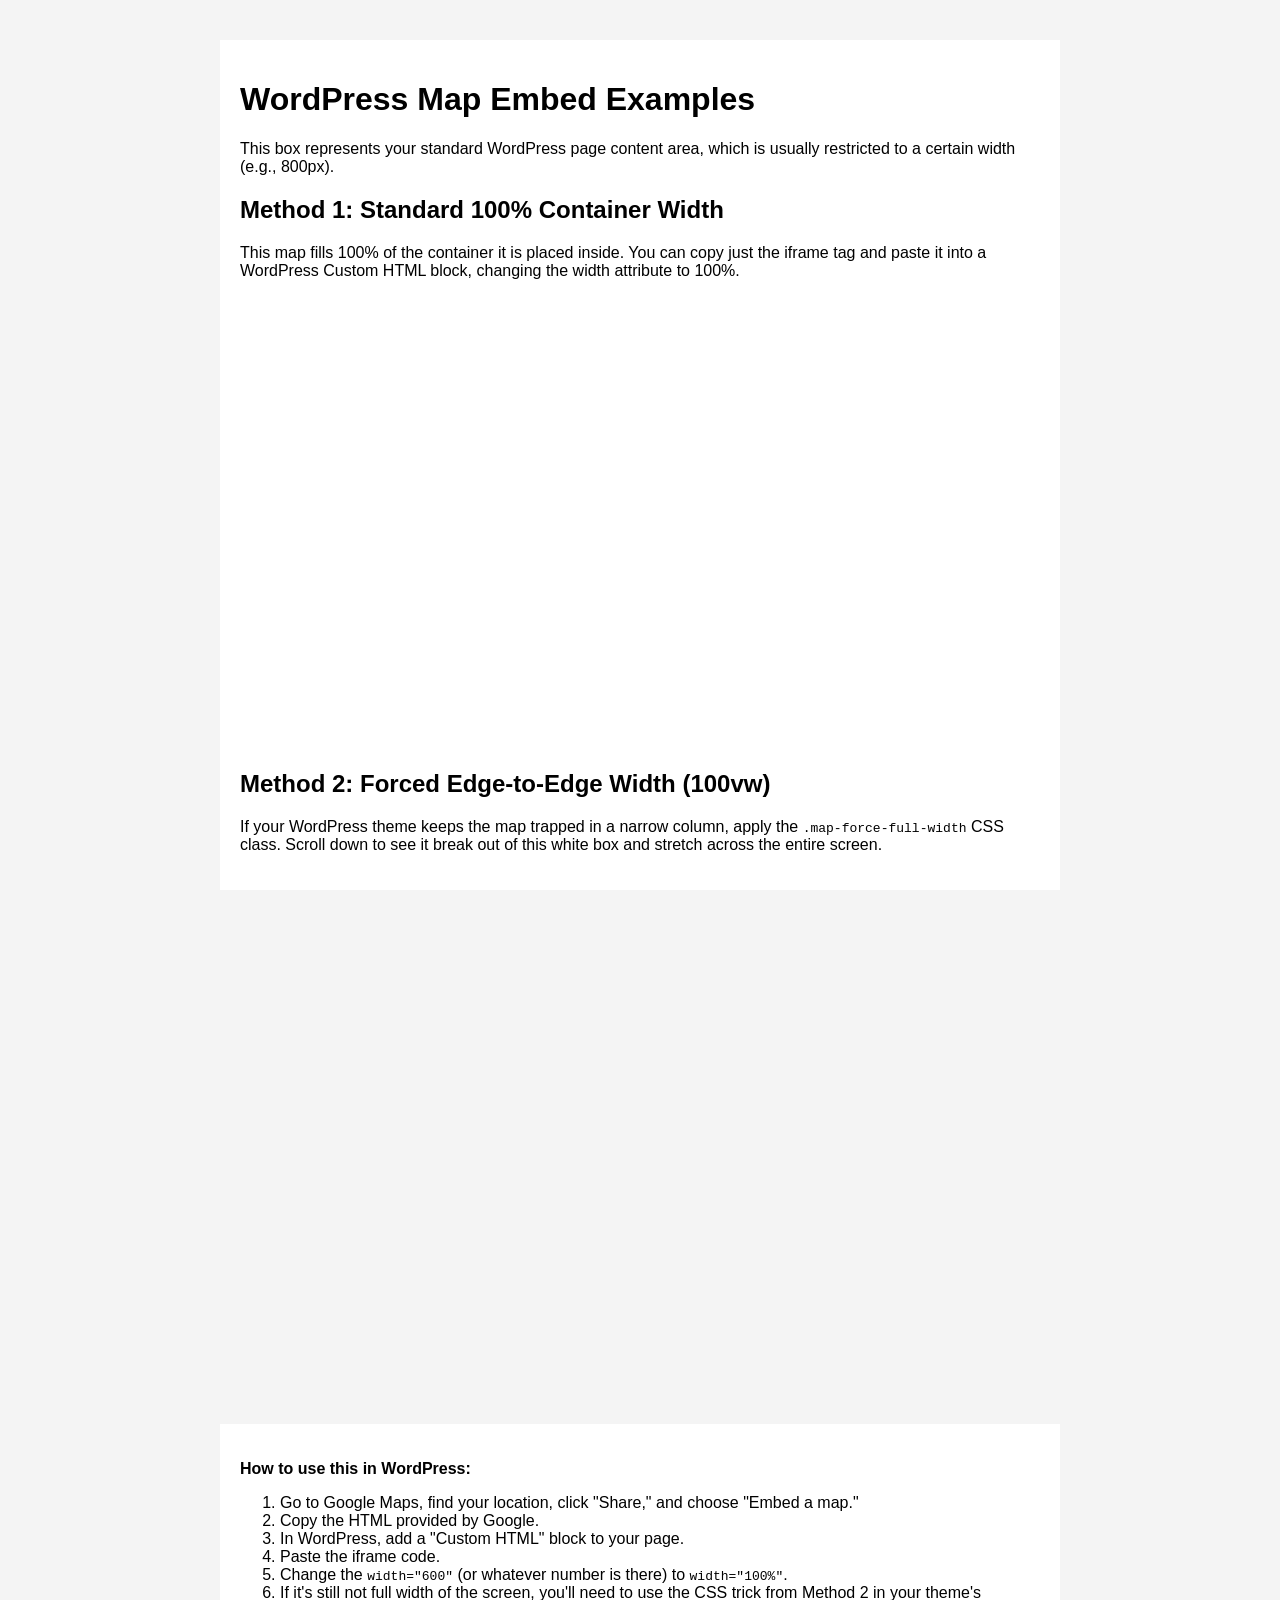
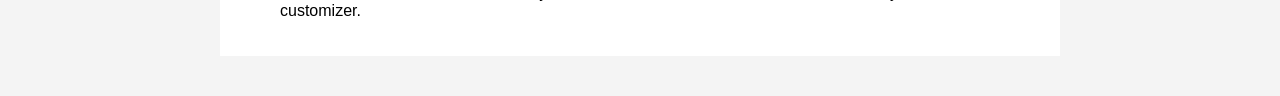
<file: map_test.html>
<!DOCTYPE html>
<html lang="en">
<head>
    <meta charset="UTF-8">
    <meta name="viewport" content="width=device-width, initial-scale=1.0">
    <title>Full Width Map Embed Example</title>
    <style>
        /* Basic page styling for demonstration */
        body {
            font-family: Arial, sans-serif;
            margin: 0;
            padding: 0;
            background-color: #f4f4f4;
        }

        .content-container {
            max-width: 800px;
            margin: 40px auto;
            padding: 20px;
            background: white;
        }

        /* 
        =========================================
        METHOD 1: Standard 100% Width 
        Use this if your WordPress page builder 
        already has a "Full Width" row/section block.
        =========================================
        */
        .map-standard {
            width: 100%;
            height: 450px; /* Adjust height as needed */
            border: 0;
        }

        /* 
        =========================================
        METHOD 2: Force Full Viewport Width (100vw)
        Use this if your WordPress theme restricts 
        your content into a narrow box and you want 
        the map to break out and touch the screen edges.
        =========================================
        */
        .map-force-full-width {
            width: 100vw;
            height: 450px; /* Adjust height as needed */
            position: relative;
            left: 50%;
            right: 50%;
            margin-left: -50vw;
            margin-right: -50vw;
            border: 0;
        }
    </style>
</head>
<body>

    <div class="content-container">
        <h1>WordPress Map Embed Examples</h1>
        <p>This box represents your standard WordPress page content area, which is usually restricted to a certain width (e.g., 800px).</p>
        
        <h2>Method 1: Standard 100% Container Width</h2>
        <p>This map fills 100% of the container it is placed inside. You can copy just the iframe tag and paste it into a WordPress Custom HTML block, changing the width attribute to 100%.</p>
        
        <!-- Standard iframe embed. Note width="100%" -->
        <iframe 
            src="https://www.google.com/maps/embed?pb=!1m18!1m12!1m3!1d193309.8450125867!2d-73.13601552802879!3d40.81180295628172!2m3!1f0!2f0!3f0!3m2!1i1024!2i768!4f13.1!3m3!1m2!1s0x89e830e0600c25a1%3A0xc4578b9b47e8ab9b!2sGershow%20Recycling!5e0!3m2!1sen!2sus!4v1714571234567!5m2!1sen!2sus" 
            class="map-standard" 
            allowfullscreen="" 
            loading="lazy" 
            referrerpolicy="no-referrer-when-downgrade">
        </iframe>

        <h2>Method 2: Forced Edge-to-Edge Width (100vw)</h2>
        <p>If your WordPress theme keeps the map trapped in a narrow column, apply the <code>.map-force-full-width</code> CSS class. Scroll down to see it break out of this white box and stretch across the entire screen.</p>
    </div>

    <!-- Forced Full-Width iframe embed -->
    <iframe 
        src="https://www.google.com/maps/embed?pb=!1m18!1m12!1m3!1d193309.8450125867!2d-73.13601552802879!3d40.81180295628172!2m3!1f0!2f0!3f0!3m2!1i1024!2i768!4f13.1!3m3!1m2!1s0x89e830e0600c25a1%3A0xc4578b9b47e8ab9b!2sGershow%20Recycling!5e0!3m2!1sen!2sus!4v1714571234567!5m2!1sen!2sus" 
        class="map-force-full-width" 
        allowfullscreen="" 
        loading="lazy" 
        referrerpolicy="no-referrer-when-downgrade">
    </iframe>

    <div class="content-container">
        <p><strong>How to use this in WordPress:</strong></p>
        <ol>
            <li>Go to Google Maps, find your location, click "Share," and choose "Embed a map."</li>
            <li>Copy the HTML provided by Google.</li>
            <li>In WordPress, add a "Custom HTML" block to your page.</li>
            <li>Paste the iframe code.</li>
            <li>Change the <code>width="600"</code> (or whatever number is there) to <code>width="100%"</code>.</li>
            <li>If it's still not full width of the screen, you'll need to use the CSS trick from Method 2 in your theme's customizer.</li>
        </ol>
    </div>

</body>
</html>
</file>
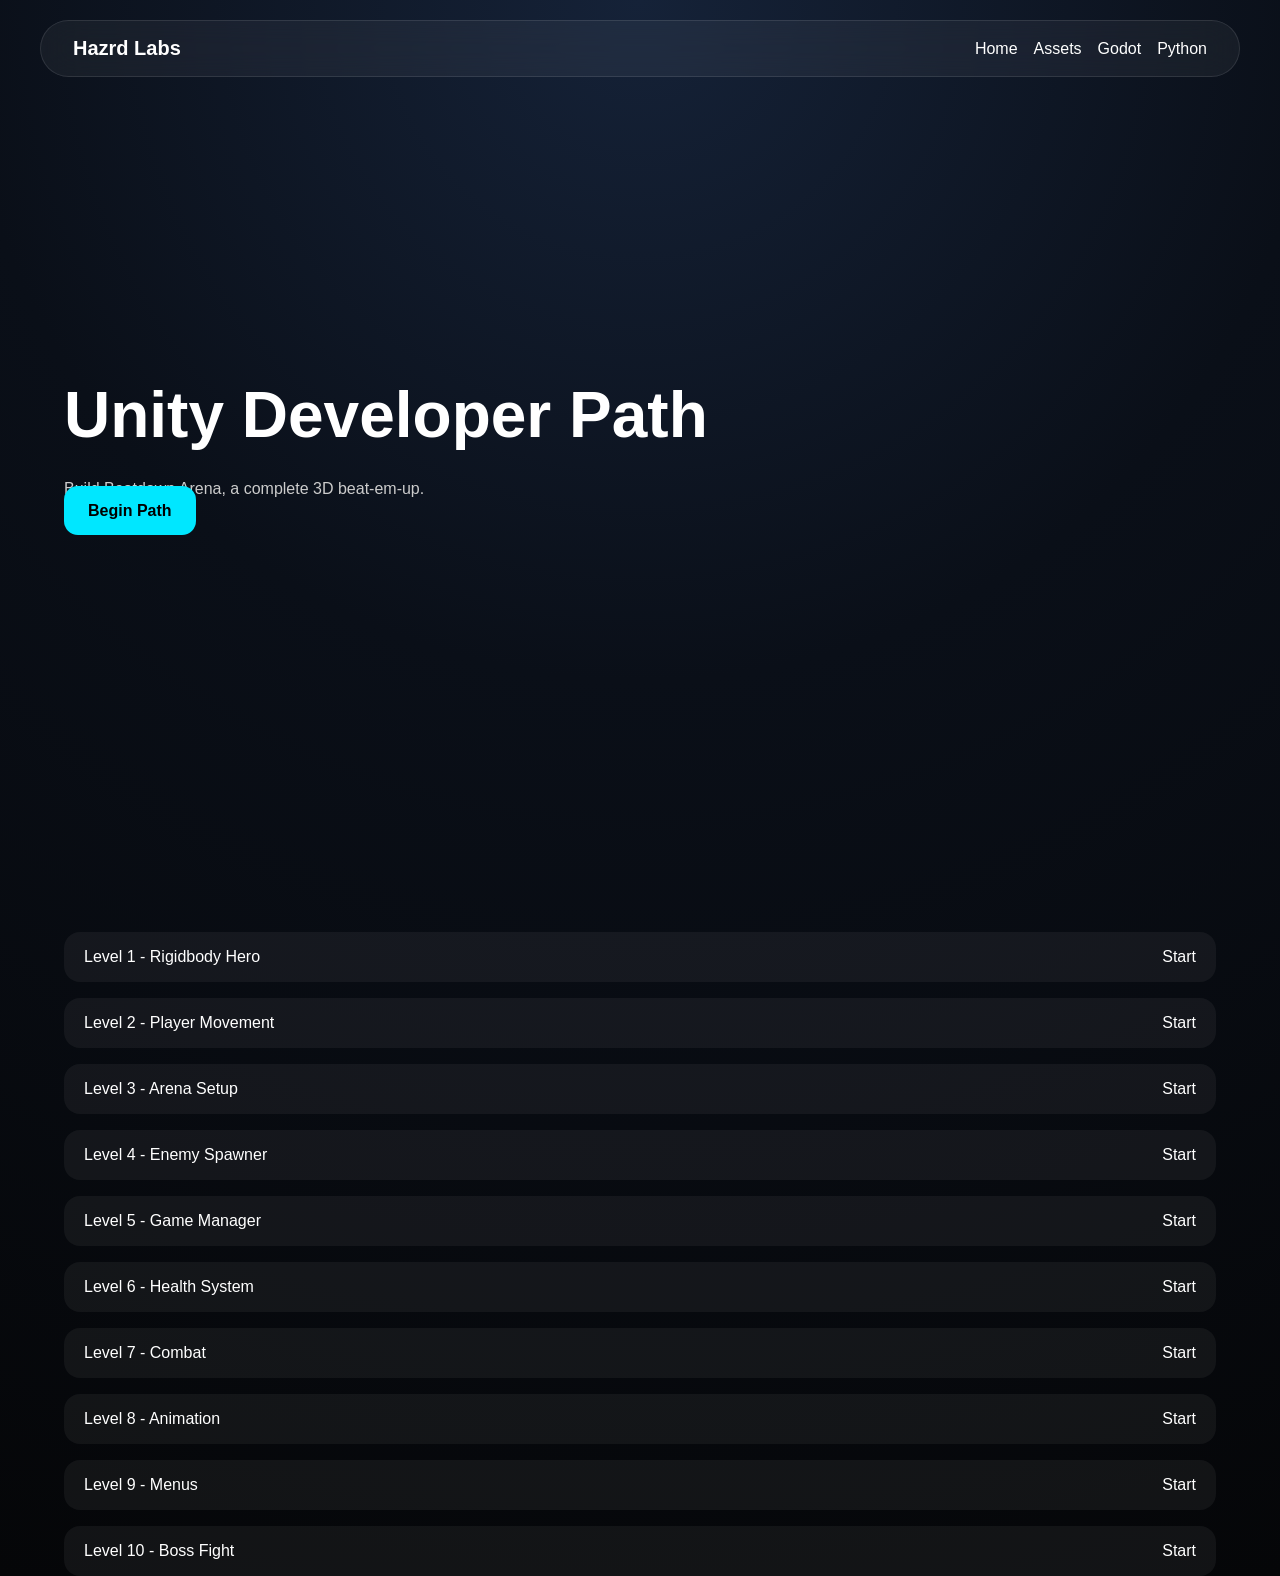
<file: unity-path.html>
<!DOCTYPE html>
<html>
<head>
<meta charset="UTF-8">
<title>Unity Developer Path</title>

<link rel="stylesheet" href="../src/style.css">
<script defer src="../src/app.js"></script>
</head>

<body>

<nav>
<div class="logo">Hazrd Labs</div>

<div class="nav-links">
<a href="../index.html">Home</a>
<a href="../gallery.html">Assets</a>
<a href="godot.html">Godot</a>
<a href="python.html">Python</a>
</div>
</nav>

<section class="hero">

<div class="container">

<h1>Unity Developer Path</h1>

<p>
Build Beatdown Arena, a complete 3D beat-em-up.
</p>

<a href="../unity/level1.html"
class="btn btn-primary">
Begin Path
</a>

</div>

</section>

<section>

<div class="container">

<div class="roadmap">

<div class="level-card">
<span>Level 1 - Rigidbody Hero</span>
<a href="../unity/level1.html">Start</a>
</div>

<div class="level-card">
<span>Level 2 - Player Movement</span>
<a href="../unity/level2.html">Start</a>
</div>

<div class="level-card">
<span>Level 3 - Arena Setup</span>
<a href="../unity/level3.html">Start</a>
</div>

<div class="level-card">
<span>Level 4 - Enemy Spawner</span>
<a href="../unity/level4.html">Start</a>
</div>

<div class="level-card">
<span>Level 5 - Game Manager</span>
<a href="../unity/level5.html">Start</a>
</div>

<div class="level-card">
<span>Level 6 - Health System</span>
<a href="../unity/level6.html">Start</a>
</div>

<div class="level-card">
<span>Level 7 - Combat</span>
<a href="../unity/level7.html">Start</a>
</div>

<div class="level-card">
<span>Level 8 - Animation</span>
<a href="../unity/level8.html">Start</a>
</div>

<div class="level-card">
<span>Level 9 - Menus</span>
<a href="../unity/level9.html">Start</a>
</div>

<div class="level-card">
<span>Level 10 - Boss Fight</span>
<a href="../unity/capstone.html">Start</a>
</div>

</div>

</div>

</section>

</body>
</html>
</file>
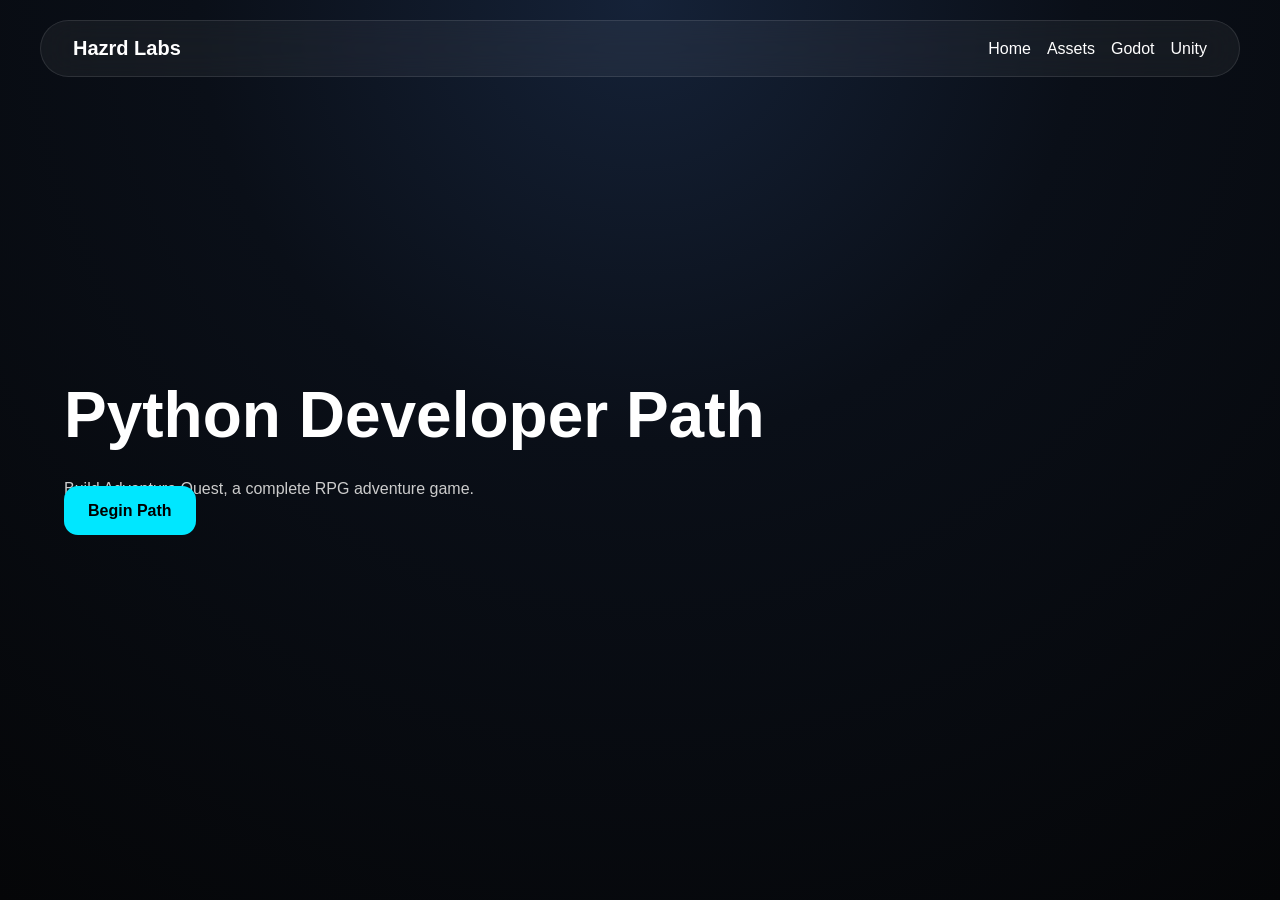
<file: projects/pythonAdventure.html>
<!DOCTYPE html>
<html>
<head>
<meta charset="UTF-8">
<title>Python Developer Path</title>

<link rel="stylesheet" href="../src/style.css">
</head>

<body>

<nav>
<div class="logo">Hazrd Labs</div>

<div class="nav-links">
<a href="../index.html">Home</a>
<a href="../gallery.html">Assets</a>
<a href="godot.html">Godot</a>
<a href="unity.html">Unity</a>
</div>
</nav>

<section class="hero">

<div class="container">

<h1>Python Developer Path</h1>

<p>
Build Adventure Quest, a complete RPG adventure game.
</p>

<a href="../python/level1.html"
class="btn btn-primary">
Begin Path
</a>

</div>

</section>

</body>

</html>
</file>
<file: src/style.css>
:root{
    --bg:#050914;
    --bg2:#0b1220;
    --cyan:#00e7ff;
    --purple:#9b6dff;
    --green:#2ef7a5;
    --orange:#ff9f43;

    --glass:rgba(255,255,255,.06);
    --glass-border:rgba(255,255,255,.12);

    --card-radius:24px;
}

*{
    margin:0;
    padding:0;
    box-sizing:border-box;
}

html{
    scroll-behavior:smooth;
}

body{
    font-family:Inter,sans-serif;
    background:
    radial-gradient(circle at top,
    #152238,
    #0a0f18 40%,
    #050608 100%);
    color:white;
}

a{
    text-decoration:none;
    color:white;
}

.container{
    width:min(1300px,90%);
    margin:auto;
}

/* NAV */

nav{
    position:fixed;
    top:20px;
    left:50%;
    transform:translateX(-50%);

    width:min(1200px,95%);
    z-index:1000;

    display:flex;
    justify-content:space-between;
    align-items:center;

    padding:16px 32px;

    border-radius:999px;

    backdrop-filter:blur(20px);

    background:rgba(255,255,255,.05);

    border:1px solid rgba(255,255,255,.1);
}

.logo{
    font-size:1.25rem;
    font-weight:700;
}

.nav-links{
    display:flex;
    gap:1rem;
}

.nav-links a{
    transition:.3s;
}

.nav-links a:hover{
    color:var(--cyan);
}

/* HERO */

.hero{
    min-height:100vh;

    display:flex;
    align-items:center;
}

.hero-grid{
    display:grid;
    grid-template-columns:1fr 1fr;
    gap:4rem;
}

.hero h1{
    font-size:4rem;
    line-height:1.1;
}

.hero p{
    margin-top:1.5rem;
    color:#ccc;
    line-height:1.7;
}

.hero-buttons{
    margin-top:2rem;
    display:flex;
    gap:1rem;
    flex-wrap:wrap;
}

/* BUTTON */

.btn{
    padding:1rem 1.5rem;

    border-radius:14px;

    font-weight:600;

    transition:.35s;
}

.btn-primary{
    background:var(--cyan);
    color:black;
}

.btn-secondary{
    border:1px solid rgba(255,255,255,.15);
}

.btn:hover{
    transform:translateY(-4px);
}

/* CARDS */

.card{
    background:var(--glass);

    backdrop-filter:blur(20px);

    border:1px solid var(--glass-border);

    border-radius:var(--card-radius);

    padding:2rem;

    transition:.35s;
}

.card:hover{
    transform:translateY(-10px);

    box-shadow:
    0 20px 60px rgba(0,231,255,.15);
}

/* PATHS */

.paths{
    padding:8rem 0;
}

.path-grid{
    display:grid;
    grid-template-columns:repeat(auto-fit,minmax(320px,1fr));
    gap:2rem;
}

.path-card{
    padding:2rem;
    min-height:280px;
}

.path-card h3{
    margin-bottom:1rem;
}

.path-card p{
    color:#bbb;
}

.path-badge{
    display:inline-block;

    padding:.4rem .9rem;

    margin-top:1rem;

    border-radius:999px;

    background:rgba(255,255,255,.08);
}

/* LESSON ROADMAP */

.roadmap{
    display:flex;
    flex-direction:column;
    gap:1rem;
    margin-top:2rem;
}

.level-card{
    display:flex;
    justify-content:space-between;
    align-items:center;

    padding:1rem 1.25rem;

    border-radius:16px;

    background:rgba(255,255,255,.05);

    transition:.3s;
}

.level-card:hover{
    background:rgba(255,255,255,.08);
}

/* GALLERY */

.gallery-grid{
    display:grid;

    grid-template-columns:
    repeat(auto-fit,minmax(250px,1fr));

    gap:2rem;
}

.asset-card{
    overflow:hidden;
}

.asset-card img{
    width:100%;
    display:block;

    transition:.5s;
}

.asset-card:hover img{
    transform:scale(1.08);
}

.asset-content{
    padding:1rem;
}

/* FOOTER */

footer{
    padding:5rem 0;
    text-align:center;
    color:#999;
}

/* SCROLL EFFECT */

.reveal{
    opacity:0;
    transform:translateY(50px);
    transition:.8s;
}

.reveal.active{
    opacity:1;
    transform:none;
}

@media(max-width:900px){

    .hero-grid{
        grid-template-columns:1fr;
    }

    .hero h1{
        font-size:2.8rem;
    }

    nav{
        width:95%;
        padding:1rem;
    }
}
</file>
